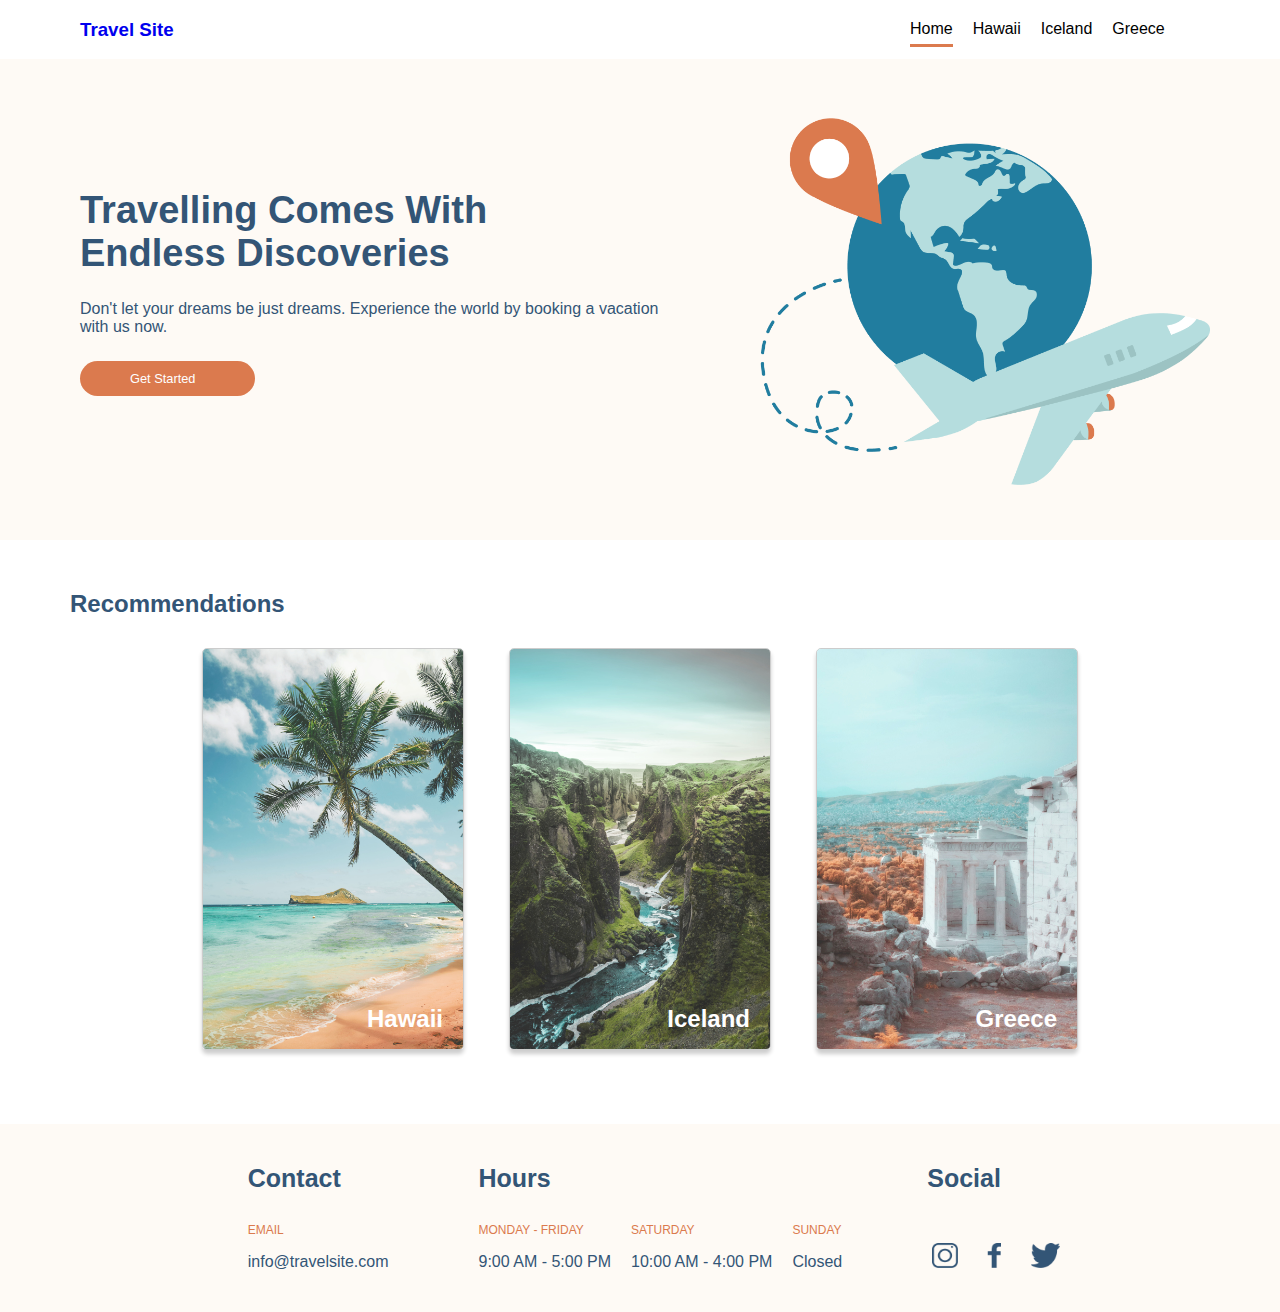
<file: index.html>
<!DOCTYPE html>
<html lang="en">
    <head>
        <meta charset="UTF-8">
        <meta name="viewport" content="width=device-width, initial-scale=1.0">
        <link rel="stylesheet" type="text/css" href="./css/global.css">
        <link rel="stylesheet" type="text/css" href="./css/main.css">
        <title>Travel Site - Home</title>
    </head>

    <body>
        <!-- Header -->
        <div class="header">
            <h3 class="header_title"><a href="./index.html" class="header_link">Travel Site</a></h3>

            <!-- Header Right Hand Side -->
            <div class="header_right">
                <ul class="header_list">
                    <li class="currentactive_page header_listitem"><a href="./index.html" class="header_itemlink">Home</a></li>
                    <li class="header_listitem"><a href="./pages/hawaii.html" class="header_itemlink">Hawaii</a></li>
                    <li class="header_listitem"><a href="./pages/iceland.html" class="header_itemlink">Iceland</a></li>
                    <li class="header_listitem"><a href="./pages/greece.html" class="header_itemlink">Greece</a></li>
                </ul>
            </div>

        </div>

        <!-- First Container -->
        <div class="first_container">
            <!-- First Container Left Hand Side -->
            <div class="first-container_left">
                <h1 class="first-container_header">Travelling Comes With Endless Discoveries</h1>
                <p class="first-container_description">Don't let your dreams be just dreams. Experience the world by booking a vacation with us now.</p>
                <a href="./pages/GetStarted.html" class="first-container_buttonlink"><div class="first-container_button">Get Started</div></a>
            </div>

            <!-- First Container Right Hand Side -->
            <div class="first-container_right">
                <img class="first-container_coverphoto" alt="travel around the world" src="./assets/images/hero.png"/>
            </div>
            
        </div>

        <!-- Second Container -->
        <div class="second_container">
            <h2 class="second-container_header">Recommendations</h2>
            
            <!-- Recommendations -->
            <div class="second-container_recommend">
                <div class="second-container_list">
                    <!-- Hawaii Card -->
                    <div class="second-container_card">
                        <a href="./pages/hawaii.html" class="second-container_link">
                            <img class="second-container_cardcover" alt="Hawaii" src="./assets/images/hawaii.jpg"/>
                            <h2 class="second-container_carddescription second-container_listitem">Hawaii</h2>
                        </a>
                    </div>

                    <!-- Iceland Card -->
                    <div class="second-container_card">
                        <a href="./pages/iceland.html" class="second-container_link">
                            <img class="second-container_cardcover" alt="Iceland" src="./assets/images/iceland.jpg"/>
                            <h2 class="second-container_carddescription second-container_listitem">Iceland</h2>
                        </a>
                    </div>

                    <!-- Greece Card -->
                    <div class="second-container_card">
                        <a href="./pages/greece.html" class="second-container_link">
                            <img class="second-container_cardcover" alt="Greece" src="./assets/images/greece.jpg"/>
                            <h2 class="second-container_carddescription second-container_listitem">Greece</h2>
                        </a>
                    </div>
                    
                </div>
            </div>
            
        </div>

        <!-- Footer -->
        <div class="footer">
            <!-- Contact Footer -->
            <div class="footer_contact">
                <h1 class="footer_title">Contact</h1>

                <!-- Contact Footer Content -->
                <div class="footer-contact_content">
                    <p class="footer_subtitles">EMAIL</p>
                    <p class="footer_description">info@travelsite.com</p>
                </div>

            </div>

            <!-- Hours Footer -->
            <div class="footer_hours">
                <!-- Hours Footer Title -->
                <h1 class="footer_title">Hours</h1>

                <!-- Hours Footer Content -->
                <div class="footer-hours_content">
                    <!-- Monday to Friday -->
                    <div class="footer_weedays">
                        <p class="footer_subtitles">MONDAY - FRIDAY</p>
                        <p class="footer_description">9:00 AM - 5:00 PM</p>
                    </div>

                    <!-- Saturday -->
                    <div class="footer_saturday">
                        <p class="footer_subtitles">SATURDAY</p>
                        <p class="footer_description">10:00 AM - 4:00 PM</p>
                    </div>

                    <!-- Sunday -->
                    <div class="footer_sunday">
                        <p class="footer_subtitles">SUNDAY</p>
                        <p class="footer_description">Closed</p>
                    </div>
                </div>
                
            </div>

            <!-- Social Footer -->
            <div class="footer_social">
                <h1 class="footer_title">Social</h1>

                <!-- Social Footer Content -->
                <div class="footer-social_content">
                    <a class="footer-social_instagramlogolink" href="https://www.instagram.com/" target="_blank"><img class="footer-social_logoimg" alt="Instagram" src="./assets/icons/icon-instagram.png"></a>
                    <a class="footer-social_facebooklogolink" href="https://www.facebook.com/" target="_blank"><img class="footer-social_logoimg" alt="Facebook" src="./assets/icons/icon-facebook.png"></a>
                    <a class="footer-social_twitterlogolink" href="https://twitter.com/" target="_blank"><img class="footer-social_logoimg" alt="Twitter" src="./assets/icons/icon-twitter.png"></a>
                </div>
                
            </div>

        </div>

    </body>

</html>
</file>
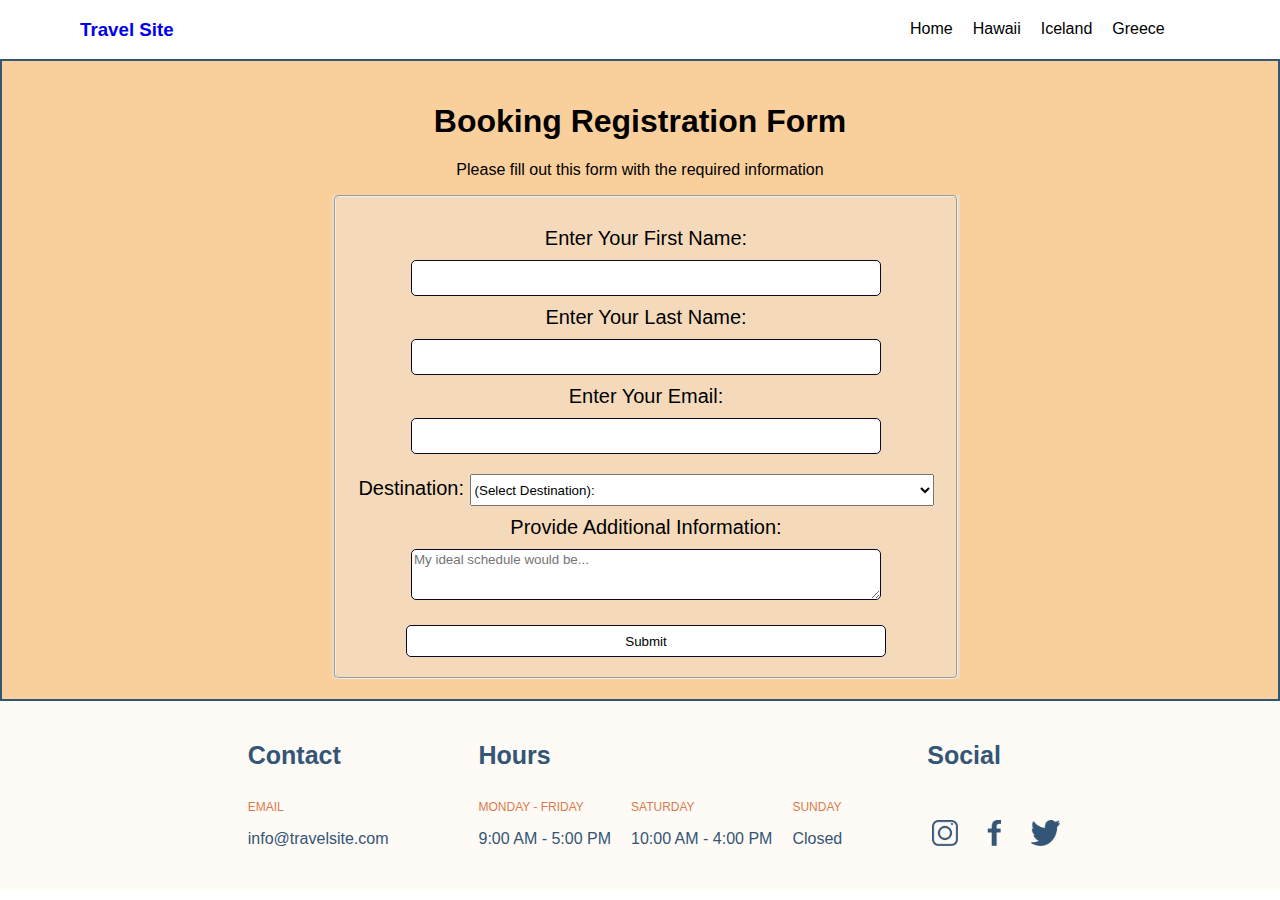
<file: pages/GetStarted.html>
<!DOCTYPE html>
<html lang="en">
    <head>
        <meta charset="UTF-8">
        <meta name="viewport" content="width=device-width, initial-scale=1.0">
        <link rel="stylesheet" type="text/css" href="../css/global.css">
        <link rel="stylesheet" type="text/css" href="../css/GetStarted.css">
        <title>Travel Site - Get Started Page</title>
    </head>

    <body>
        <!-- Header -->
        <div class="header">
            <h3 class="header_title"><a href="../index.html" class="header_link">Travel Site</a></h3>
        
            <!-- Header Right Hand Side -->
            <div class="header_right">
                <ul class="header_list">
                    <li class="header_listitem"><a href="../index.html" class="header_itemlink">Home</a></li>
                    <li class="header_listitem"><a href="./hawaii.html" class="header_itemlink">Hawaii</a></li>
                    <li class="header_listitem"><a href="./iceland.html" class="header_itemlink">Iceland</a></li>
                    <li class="header_listitem"><a href="./greece.html" class="header_itemlink">Greece</a></li>
                </ul>
            </div>
        
        </div>

        <!-- GetStarted Container -->
        <div class="GetStarted_container">
            <h1>Booking Registration Form</h1>
            <p>Please fill out this form with the required information</p>

            <!-- Registration Form -->
            <form class="GetStarted_form">
                <fieldset class="GetStarted_formfield">

                    <label>
                        Enter Your First Name:
                        <input type="text" name="form_first-name" required />
                    </label>

                    <label>
                        Enter Your Last Name:
                        <input type="text" name="form_last-name" required />
                    </label>

                    <label>
                        Enter Your Email:
                        <input type="email" name="form_email" required />
                    </label>

                    <label>
                        Destination:
                        <select>
                            <option value="0">(Select Destination):</option>
                            <option value="1">Hawaii</option>
                            <option value="2">Iceland</option>
                            <option value="3">Greece</option>
                        </select>
                    </label>

                    <label>
                        Provide Additional Information:
                        <textarea name="form_addinfo" rows="3" cols="30" placeholder="My ideal schedule would be..."></textarea>
                    </label>
                
                    <input type="submit" value="Submit" />
                
                </fieldset>
            </form>
            

        </div>

        <!-- Footer -->
        <div class="footer">
            <!-- Contact Footer -->
            <div class="footer_contact">
                <h2 class="footer_title">Contact</h2>
                <p class="footer_subtitles">EMAIL</p>
                <p class="footer_description">info@travelsite.com</p>
            </div>

            <!-- Hours Footer -->
            <div class="footer_hours">
                <!-- Hours Footer Title -->
                <h2 class="footer_title">Hours</h2>

                <!-- Hours Footer Content -->
                <div class="footer-hours_content">
                    <!-- Monday to Friday -->
                    <div class="footer_weedays">
                        <p class="footer_subtitles">MONDAY - FRIDAY</p>
                        <p class="footer_description">9:00 AM - 5:00 PM</p>
                    </div>

                    <!-- Saturday -->
                    <div class="footer_saturday">
                        <p class="footer_subtitles">SATURDAY</p>
                        <p class="footer_description">10:00 AM - 4:00 PM</p>
                    </div>

                    <!-- Sunday -->
                    <div class="footer_sunday">
                        <p class="footer_subtitles">SUNDAY</p>
                        <p class="footer_description">Closed</p>
                    </div>
                </div>
                
            </div>

            <!-- Social Footer -->
            <div class="footer_social">
                <h2 class="footer_title">Social</h2>

                <!-- Social Footer Content -->
                <div class="footer-social_content">
                    <a class="footer-social_instagramlogolink" href="https://www.instagram.com/" target="_blank"><img class="footer-social_logoimg" alt="Instagram" src="../assets/icons/icon-instagram.png"></a>
                    <a class="footer-social_facebooklogolink" href="https://www.facebook.com/" target="_blank"><img class="footer-social_logoimg" alt="Facebook" src="../assets/icons/icon-facebook.png"></a>
                    <a class="footer-social_twitterlogolink" href="https://twitter.com/" target="_blank"><img class="footer-social_logoimg" alt="Twitter" src="../assets/icons/icon-twitter.png"></a>
                </div>
                
            </div>
        </div>

    </body>
</html>
</file>
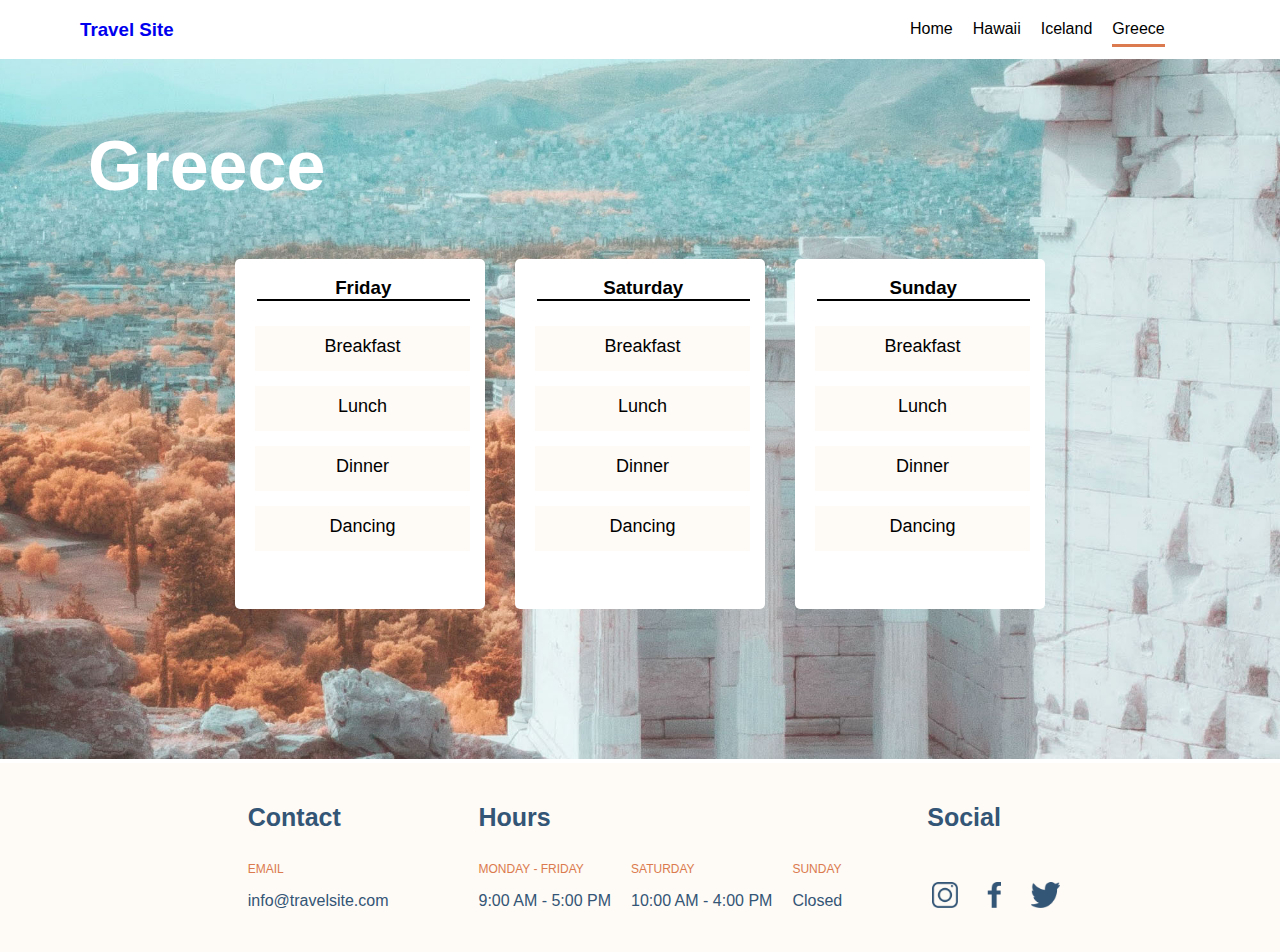
<file: pages/greece.html>
<!DOCTYPE html>
<html lang="en">
    <head>
        <meta charset="UTF-8">
        <meta name="viewport" content="width=device-width, initial-scale=1.0">
        <link rel="stylesheet" type="text/css" href="../css/global.css">
        <link rel="stylesheet" type="text/css" href="../css/destinations.css">
        <title>Travel Site - Greece</title>
    </head>

    <body>
        <!-- Header -->
        <div class="header">
            <h3 class="header_title"><a href="../index.html" class="header_link">Travel Site</a></h3>

            <!-- Header Right Hand Side -->
            <div class="header_right">
                <ul class="header_list">
                    <li class="header_listitem"><a href="../index.html" class="header_itemlink">Home</a></li>
                    <li class="header_listitem"><a href="./hawaii.html" class="header_itemlink">Hawaii</a></li>
                    <li class="header_listitem"><a href="./iceland.html" class="header_itemlink">Iceland</a></li>
                    <li class="currentactive_page header_listitem"><a href="./greece.html" class="header_itemlink">Greece</a></li>
                </ul>
            </div>

        </div>

        <!-- Greece Container -->
        <div class="card_container">
            <img class="card-container_cover" src="../assets/images/greece.jpg" alt="greece picture"/>
            <h1 class="card-container_title">Greece</h1>

            <!-- Card Schedule -->
            <div class="card-container_schedule">

                <!-- Friday -->
                <div class="schedule_card">
                    <h3 class="schedule-card_datetitle">Friday</h3>

                    <!-- Schedule Card Event -->
                    <ul class="schedule-card_AllEvents">
                        <li class="schedule-card_event">Breakfast</li>
                        <li class="schedule-card_event">Lunch</li>
                        <li class="schedule-card_event">Dinner</li>
                        <li class="schedule-card_event">Dancing</li>
                    </ul>

                </div>

                <!-- Saturday -->
                <div class="schedule_card">
                    <h3 class="schedule-card_datetitle">Saturday</h3>
                    
                    <!-- Schedule Card Event -->
                    <ul class="schedule-card_AllEvents">
                        <li class="schedule-card_event">Breakfast</li>
                        <li class="schedule-card_event">Lunch</li>
                        <li class="schedule-card_event">Dinner</li>
                        <li class="schedule-card_event">Dancing</li>
                    </ul>

                </div>

                <!-- Sunday -->
                <div class="schedule_card">
                    <h3 class="schedule-card_datetitle">Sunday</h3>
                    
                    <!-- Schedule Card Event -->
                    <ul class="schedule-card_AllEvents">
                        <li class="schedule-card_event">Breakfast</li>
                        <li class="schedule-card_event">Lunch</li>
                        <li class="schedule-card_event">Dinner</li>
                        <li class="schedule-card_event">Dancing</li>
                    </ul>

                </div>

            </div>

        </div>

        <!-- Footer -->
        <div class="footer">
            <!-- Contact Footer -->
            <div class="footer_contact">
                <h2 class="footer_title">Contact</h2>
                <p class="footer_subtitles">EMAIL</p>
                <p class="footer_description">info@travelsite.com</p>
            </div>

            <!-- Hours Footer -->
            <div class="footer_hours">
                <!-- Hours Footer Title -->
                <h2 class="footer_title">Hours</h2>

                <!-- Hours Footer Content -->
                <div class="footer-hours_content">
                    <!-- Monday to Friday -->
                    <div class="footer_weedays">
                        <p class="footer_subtitles">MONDAY - FRIDAY</p>
                        <p class="footer_description">9:00 AM - 5:00 PM</p>
                    </div>

                    <!-- Saturday -->
                    <div class="footer_saturday">
                        <p class="footer_subtitles">SATURDAY</p>
                        <p class="footer_description">10:00 AM - 4:00 PM</p>
                    </div>

                    <!-- Sunday -->
                    <div class="footer_sunday">
                        <p class="footer_subtitles">SUNDAY</p>
                        <p class="footer_description">Closed</p>
                    </div>
                </div>
                
            </div>

            <!-- Social Footer -->
            <div class="footer_social">
                <h2 class="footer_title">Social</h2>

                <!-- Social Footer Content -->
                <div class="footer-social_content">
                    <a class="footer-social_instagramlogolink" href="https://www.instagram.com/" target="_blank"><img class="footer-social_logoimg" alt="Instagram" src="../assets/icons/icon-instagram.png"></a>
                    <a class="footer-social_facebooklogolink" href="https://www.facebook.com/" target="_blank"><img class="footer-social_logoimg" alt="Facebook" src="../assets/icons/icon-facebook.png"></a>
                    <a class="footer-social_twitterlogolink" href="https://twitter.com/" target="_blank"><img class="footer-social_logoimg" alt="Twitter" src="../assets/icons/icon-twitter.png"></a>
                </div>
                
            </div>
        </div>
        
    </body>

</html>
</file>
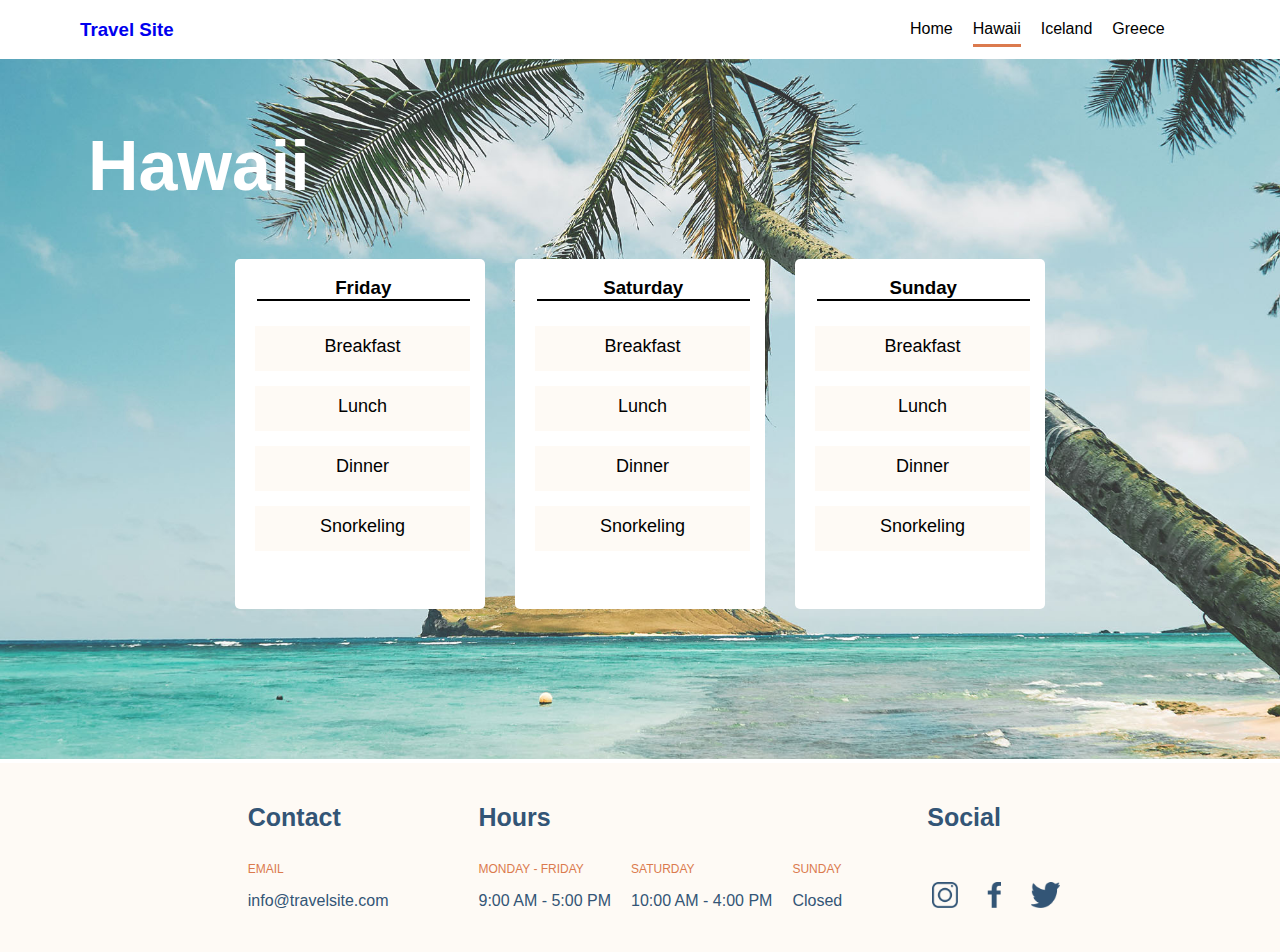
<file: pages/hawaii.html>
<!DOCTYPE html>
<html lang="en">
    <head>
        <meta charset="UTF-8">
        <meta name="viewport" content="width=device-width, initial-scale=1.0">
        <link rel="stylesheet" type="text/css" href="../css/global.css">
        <link rel="stylesheet" type="text/css" href="../css/destinations.css">
        <title>Travel Site - Hawaii</title>
    </head>

    <body>
        <!-- Header -->
        <div class="header">
            <h3 class="header_title"><a href="../index.html" class="header_link">Travel Site</a></h3>

            <!-- Header Right Hand Side -->
            <div class="header_right">
                <ul class="header_list">
                    <li class="header_listitem"><a href="../index.html" class="header_itemlink">Home</a></li>
                    <li class="currentactive_page header_listitem"><a href="./hawaii.html" class="header_itemlink">Hawaii</a></li>
                    <li class="header_listitem"><a href="./iceland.html" class="header_itemlink">Iceland</a></li>
                    <li class="header_listitem"><a href="./greece.html" class="header_itemlink">Greece</a></li>
                </ul>
            </div>

        </div>

        <!-- Hawaii Container -->
        <div class="card_container">
            <img class="card-container_cover" src="../assets/images/hawaii.jpg" alt="hawaii picture"/>
            <h1 class="card-container_title">Hawaii</h1>

            <!-- Card Schedule -->
            <div class="card-container_schedule">

                <!-- Friday -->
                <div class="schedule_card">
                    <h3 class="schedule-card_datetitle">Friday</h3>

                    <!-- Schedule Card Event -->
                    <ul class="schedule-card_AllEvents">
                        <li class="schedule-card_event">Breakfast</li>
                        <li class="schedule-card_event">Lunch</li>
                        <li class="schedule-card_event">Dinner</li>
                        <li class="schedule-card_event">Snorkeling</li>
                    </ul>
                    
                </div>

                <!-- Saturday -->
                <div class="schedule_card">
                    <h3 class="schedule-card_datetitle">Saturday</h3>

                    <!-- Schedule Card Event -->
                    <ul class="schedule-card_AllEvents">
                        <li class="schedule-card_event">Breakfast</li>
                        <li class="schedule-card_event">Lunch</li>
                        <li class="schedule-card_event">Dinner</li>
                        <li class="schedule-card_event">Snorkeling</li>
                    </ul>
                    
                </div>

                <!-- Sunday -->
                <div class="schedule_card">
                    <h3 class="schedule-card_datetitle">Sunday</h3>

                    <!-- Schedule Card Event -->
                    <ul class="schedule-card_AllEvents">
                        <li class="schedule-card_event">Breakfast</li>
                        <li class="schedule-card_event">Lunch</li>
                        <li class="schedule-card_event">Dinner</li>
                        <li class="schedule-card_event">Snorkeling</li>
                    </ul>

                </div>

            </div>

        </div>

        <!-- Footer -->
        <div class="footer">
            <!-- Contact Footer -->
            <div class="footer_contact">
                <h2 class="footer_title">Contact</h2>
                <p class="footer_subtitles">EMAIL</p>
                <p class="footer_description">info@travelsite.com</p>
            </div>

            <!-- Hours Footer -->
            <div class="footer_hours">
                <!-- Hours Footer Title -->
                <h2 class="footer_title">Hours</h2>

                <!-- Hours Footer Content -->
                <div class="footer-hours_content">
                    <!-- Monday to Friday -->
                    <div class="footer_weedays">
                        <p class="footer_subtitles">MONDAY - FRIDAY</p>
                        <p class="footer_description">9:00 AM - 5:00 PM</p>
                    </div>

                    <!-- Saturday -->
                    <div class="footer_saturday">
                        <p class="footer_subtitles">SATURDAY</p>
                        <p class="footer_description">10:00 AM - 4:00 PM</p>
                    </div>

                    <!-- Sunday -->
                    <div class="footer_sunday">
                        <p class="footer_subtitles">SUNDAY</p>
                        <p class="footer_description">Closed</p>
                    </div>
                </div>
                
            </div>

            <!-- Social Footer -->
            <div class="footer_social">
                <h2 class="footer_title">Social</h2>

                <!-- Social Footer Content -->
                <div class="footer-social_content">
                    <a class="footer-social_instagramlogolink" href="https://www.instagram.com/" target="_blank"><img class="footer-social_logoimg" alt="Instagram" src="../assets/icons/icon-instagram.png"></a>
                    <a class="footer-social_facebooklogolink" href="https://www.facebook.com/" target="_blank"><img class="footer-social_logoimg" alt="Facebook" src="../assets/icons/icon-facebook.png"></a>
                    <a class="footer-social_twitterlogolink" href="https://twitter.com/" target="_blank"><img class="footer-social_logoimg" alt="Twitter" src="../assets/icons/icon-twitter.png"></a>
                </div>
                
            </div>
        </div>

    </body>

</html>
</file>
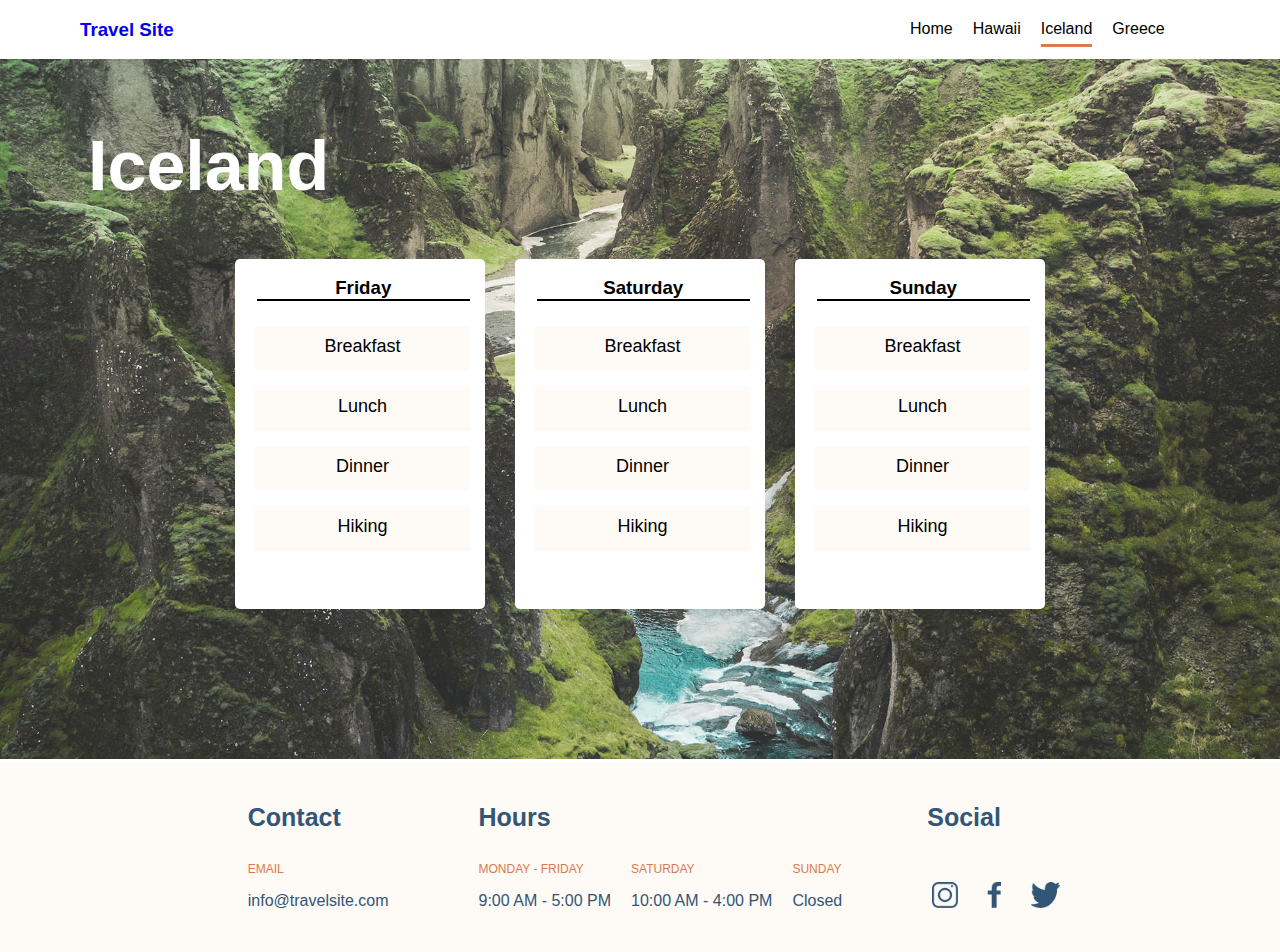
<file: pages/iceland.html>
<!DOCTYPE html>
<html lang="en">
    <head>
        <meta charset="UTF-8">
        <meta name="viewport" content="width=device-width, initial-scale=1.0">
        <link rel="stylesheet" type="text/css" href="../css/global.css">
        <link rel="stylesheet" type="text/css" href="../css/destinations.css">
        <title>Travel Site - Iceland</title>
    </head>

    <body>
        <!-- Header -->
        <div class="header">
            <h3 class="header_title"><a href="../index.html" class="header_link">Travel Site</a></h3>

            <!-- Header Right Hand Side -->
            <div class="header_right">
                <ul class="header_list">
                    <li class="header_listitem"><a href="../index.html" class="header_itemlink">Home</a></li>
                    <li class="header_listitem"><a href="./hawaii.html" class="header_itemlink">Hawaii</a></li>
                    <li class="currentactive_page header_listitem"><a href="./iceland.html" class="header_itemlink">Iceland</a></li>
                    <li class="header_listitem"><a href="./greece.html" class="header_itemlink">Greece</a></li>
                </ul>
            </div>

        </div>

        <!-- Iceland Container -->
        <div class="card_container">
            <img class="card-container_cover" src="../assets/images/iceland.jpg" alt="iceland picture"/>
            <h1 class="card-container_title">Iceland</h1>

            <!-- Card Schedule -->
            <div class="card-container_schedule">

                <!-- Friday -->
                <div class="schedule_card">
                    <h3 class="schedule-card_datetitle">Friday</h3>

                    <!-- Schedule Card Event -->
                    <ul class="schedule-card_AllEvents">
                        <li class="schedule-card_event">Breakfast</li>
                        <li class="schedule-card_event">Lunch</li>
                        <li class="schedule-card_event">Dinner</li>
                        <li class="schedule-card_event">Hiking</li>
                    </ul>
                    
                </div>

                <!-- Saturday -->
                <div class="schedule_card ">
                    <h3 class="schedule-card_datetitle">Saturday</h3>
                    
                    <!-- Schedule Card Event -->
                    <ul class="schedule-card_AllEvents">
                        <li class="schedule-card_event">Breakfast</li>
                        <li class="schedule-card_event">Lunch</li>
                        <li class="schedule-card_event">Dinner</li>
                        <li class="schedule-card_event">Hiking</li>
                    </ul>

                </div>

                <!-- Sunday -->
                <div class="schedule_card">
                    <h3 class="schedule-card_datetitle">Sunday</h3>
                    
                    <!-- Schedule Card Event -->
                    <ul class="schedule-card_AllEvents">
                        <li class="schedule-card_event">Breakfast</li>
                        <li class="schedule-card_event">Lunch</li>
                        <li class="schedule-card_event">Dinner</li>
                        <li class="schedule-card_event">Hiking</li>
                    </ul>

                </div>

            </div>

        </div>

        <!-- Footer -->
        <div class="footer">
            <!-- Contact Footer -->
            <div class="footer_contact">
                <h2 class="footer_title">Contact</h2>
                <p class="footer_subtitles">EMAIL</p>
                <p class="footer_description">info@travelsite.com</p>
            </div>

            <!-- Hours Footer -->
            <div class="footer_hours">
                <!-- Hours Footer Title -->
                <h2 class="footer_title">Hours</h2>

                <!-- Hours Footer Content -->
                <div class="footer-hours_content">
                    <!-- Monday to Friday -->
                    <div class="footer_weedays">
                        <p class="footer_subtitles">MONDAY - FRIDAY</p>
                        <p class="footer_description">9:00 AM - 5:00 PM</p>
                    </div>

                    <!-- Saturday -->
                    <div class="footer_saturday">
                        <p class="footer_subtitles">SATURDAY</p>
                        <p class="footer_description">10:00 AM - 4:00 PM</p>
                    </div>

                    <!-- Sunday -->
                    <div class="footer_sunday">
                        <p class="footer_subtitles">SUNDAY</p>
                        <p class="footer_description">Closed</p>
                    </div>
                </div>
                
            </div>

            <!-- Social Footer -->
            <div class="footer_social">
                <h2 class="footer_title">Social</h2>

                <!-- Social Footer Content -->
                <div class="footer-social_content">
                    <a class="footer-social_instagramlogolink" href="https://www.instagram.com/" target="_blank"><img class="footer-social_logoimg" alt="Instagram" src="../assets/icons/icon-instagram.png"></a>
                    <a class="footer-social_facebooklogolink" href="https://www.facebook.com/" target="_blank"><img class="footer-social_logoimg" alt="Facebook" src="../assets/icons/icon-facebook.png"></a>
                    <a class="footer-social_twitterlogolink" href="https://twitter.com/" target="_blank"><img class="footer-social_logoimg" alt="Twitter" src="../assets/icons/icon-twitter.png"></a>
                </div>

            </div>
        </div>
        
    </body>

</html>
</file>
<file: css/global.css>
/* All */
* {
    font-family: Verdana, Geneva, Tahoma, sans-serif;

}

/* Body */
body {
    width: 80rem;
    margin: 0rem;
}

/* Header */
.header {
    width: 100vw;
    background-color: #FFFFFF;
    color: #335576;
    display: flex;
    align-items: center;
}

.header_title {
    margin-left: 5rem;
}

.header_right {
    position: absolute;
    top: 0.25rem;
    left: 54.375rem;
}

.currentactive_page {
    padding-bottom: 0.375rem;
    border-bottom: 0.1875rem solid #DB7A4E;
}

.header_list {
    display: flex;
    flex-direction: row;
    gap: 1.25rem;
    justify-content: flex-end;
}

.header_link, .header_itemlink { 
    text-decoration: none;
}

.header_link, .header_listitem {
    transition: transform .2s;
}

.header_itemlink {
    color: black;
}

.header_title:hover, .header_listitem:hover {
    transform: scale(1.1);
}

a.header_link:visited {
    color: #335576;
}

a.header_itemlink:visited {
    color: black;
}

.header_listitem {
    list-style: none;
}

/* Footer */
.footer {
    background-color: #FEFAF5;
    color: #335576;
    display: flex;
    flex-direction: row;
    gap: 6.25rem;
    justify-content: center;
    padding-bottom: 2.5rem;
}

.footer_contact, .footer_hours, .footer_social {
    height: 9.2837rem;
}

.footer_contact {
    position: relative;
    left: 3.125rem;
}

.footer_hours {
    position: relative;
    left: 2.5rem;
}

.footer_social {
    position: relative;
    left: 1.5625rem;
}

.footer_title {
    margin-top: 2.5rem;
    margin-bottom: 1.875rem;
    font-size: 1.5625rem;
}

.footer_subtitles {
    color: #DB7A4E;
    margin-top: 0rem;
    font-size: 0.75rem;
}

.footer-contact_content, .footer-hours_content, .footer-social_content {
    height: 3rem;
}

.footer-hours_content {
    display: flex;
    flex-direction: row;
    gap: 1.25rem;
}

.footer-social_content {
    display: flex;
    flex-direction: row;
    flex-wrap: wrap;
    margin-top: 3.125rem;
}

.footer-social_instagramlogolink {
    position: relative;
    left: 0.3125rem;
    height: 25.85px;
}

.footer-social_facebooklogolink {
    position: relative;
    right: 0.5rem;
    height: 25.85px;
}

.footer-social_twitterlogolink {
    height: 25.85px;
}

.footer-social_logoimg {
    width: 38%;
    height: auto;
}
</file>
<file: css/main.css>
/* First Container */
.first_container {
    background-color: #FEFAF5;
    color: #335576;
    display: flex;
    flex-direction: row;
    align-items: center;
    padding: 3.125rem 4.375rem;
    gap: 5.625rem;
}

.first-container_left {
    position: relative;
    top: 0rem;
    left: 0.625rem;
    width: 40.625rem;
}

.first-container_header, .first-container_description, .first-container_button {
    margin-top: 0.625rem;
    margin-bottom: 1.5625rem;
}

.first-container_header {
    width: 34.375rem;
    font-size: 2.375rem;
}

.first-container_buttonlink {
    text-decoration: none;
}

.first-container_button {
    background-color: #DB7A4E;
    color: #FFFFFF;
    width: 75px;
    border: none;
    border-radius: 3.125rem;
    padding: 0.625rem 3.125rem;
    font-size: 0.8rem;
    font-weight: 400;
    transition: transform .2s;
}

.first-container_button:hover {
    transform: scale(1.1);
    cursor: pointer;
}

.first-container_coverphoto {
    width: 28.125rem;
}

/* Second Container */
.second_container {
    color: #335576;
}

.second-container_header {
    margin-top: 3.125rem;
    margin-bottom: 1.875rem;
    margin-left: 4.375rem;
}

.second-container_list {
    display: flex;
    gap: 2.8125rem;
    justify-content: center;
    margin-bottom: 4.375rem;
}

.second-container_card {
    position: relative;
    text-align: center;
    width: 262px;
    height: 405.333px;
    transition: transform .2s;
}

.second-container_card:hover {
    transform: scale(1.05);
}

.second-container_link {
    text-decoration: none;
}

.second-container_cardcover {
    border-radius: 0.3125rem;
    border: 0.0625rem solid rgba(0,0,0,0.2);
    box-shadow: rgba(0, 0, 0, 0.2) 0px 4px 4px;
    width: 16.25rem;
    height: 25rem;
}

.second-container_carddescription {
    position: absolute;
    bottom: 0.0625rem;
    right: 1.3125rem;
}

.second-container_listitem {
    color: white;
}
</file>
<file: css/GetStarted.css>
.GetStarted_container {
    background-color: #f9cf9c;
    text-align: center;
    border: 2px solid #335576;
    padding: 20px 10px;
    color: black;
}

.GetStarted_form {
    background-color: #f4dabb;
    position: relative;
    left: 320px;
    width: 50%;
}

.GetStarted_formfield {
    padding: 20px 10px;
    border-radius: 5px;
}

label {
    display: block;
    font-size: 20px;
    margin: 10px;
}

input,
textarea,
select {
  margin: 10px 0 0 0;
  width: 80%;
  min-height: 2rem;
}

input, textarea {
    background-color: #ffffff;
    border: 1px solid #0a0a23;
    border-radius: 5px;
    color: black;
}
</file>
<file: css/destinations.css>
/* Global */
body {
    margin: 0rem;
}

.card_container {
    position: relative;
}

.card-container_cover {
    width: 100vw;
    height: 43.75rem;
    object-fit: cover;
    object-position: 47% 53%;
}

.card-container_title {
    position: absolute;
    top: 1.25rem;
    left: 5.5rem;
    font-size: 4.375rem;
    color: white;
}

/* Schedule Card */
.card-container_schedule {
    display: flex;
    flex-direction: row;
    gap: 1.875rem;
    position: absolute;
    top: 12.5rem;
    left: 14.6875rem;
}

.schedule_card {
    background-color: white;
    width: 15.625rem;
    height: 21.875rem;
    border-radius: 0.3125rem;
    color: black;
    text-align: center;
}

.schedule-card_datetitle {
    margin: 1.125rem 1.375rem;
    width: 85%;
    border-bottom: 0.125rem solid black;
}

.schedule-card_AllEvents {
    margin-top: 1.5625rem;
    padding: 0rem;
}

.schedule-card_event {
    background-color: #FEFAF5;
    font-size: 1.125rem;
    margin: 0.9375rem 1.25rem;
    width: 12.1875rem;
    height: 1.5625rem;
    padding: 0.625rem;
    list-style: none;
}

/* Hawaii Container */

/* Greece Container */

/* Iceland Container */
</file>
